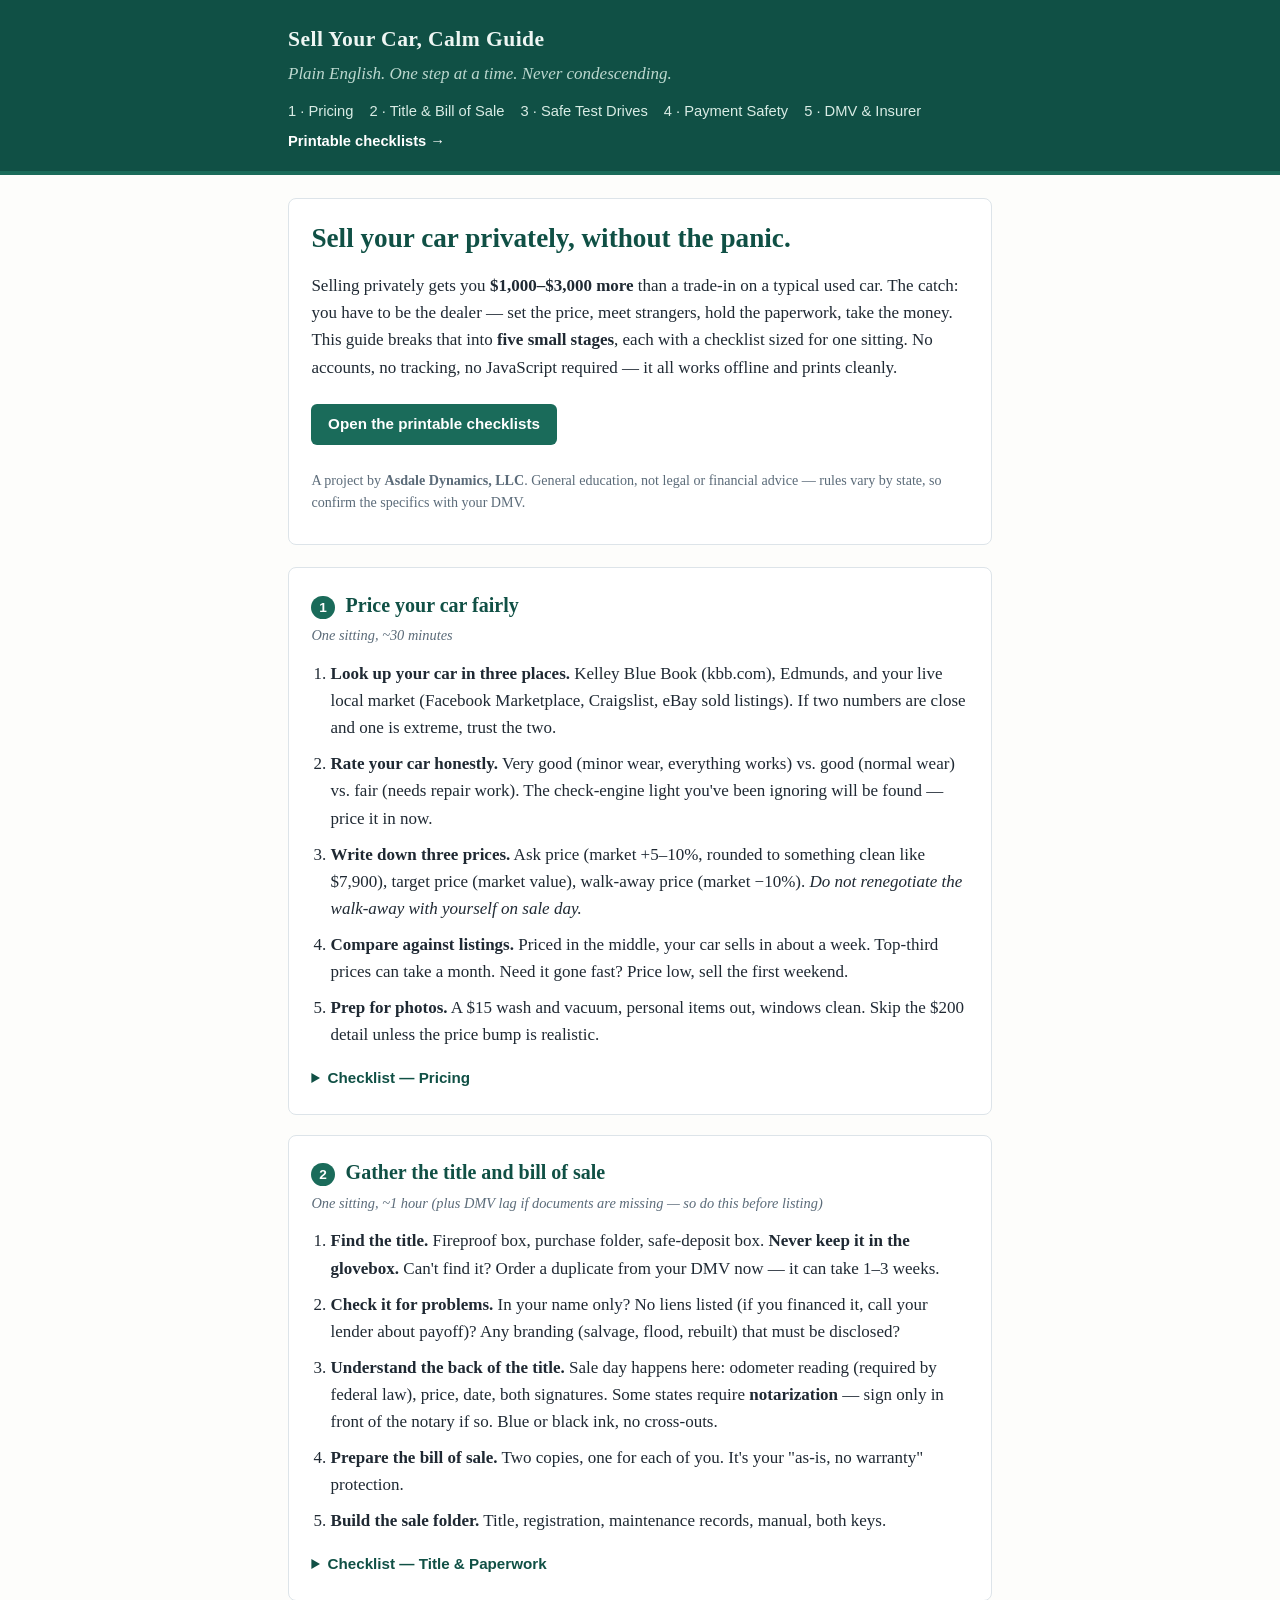
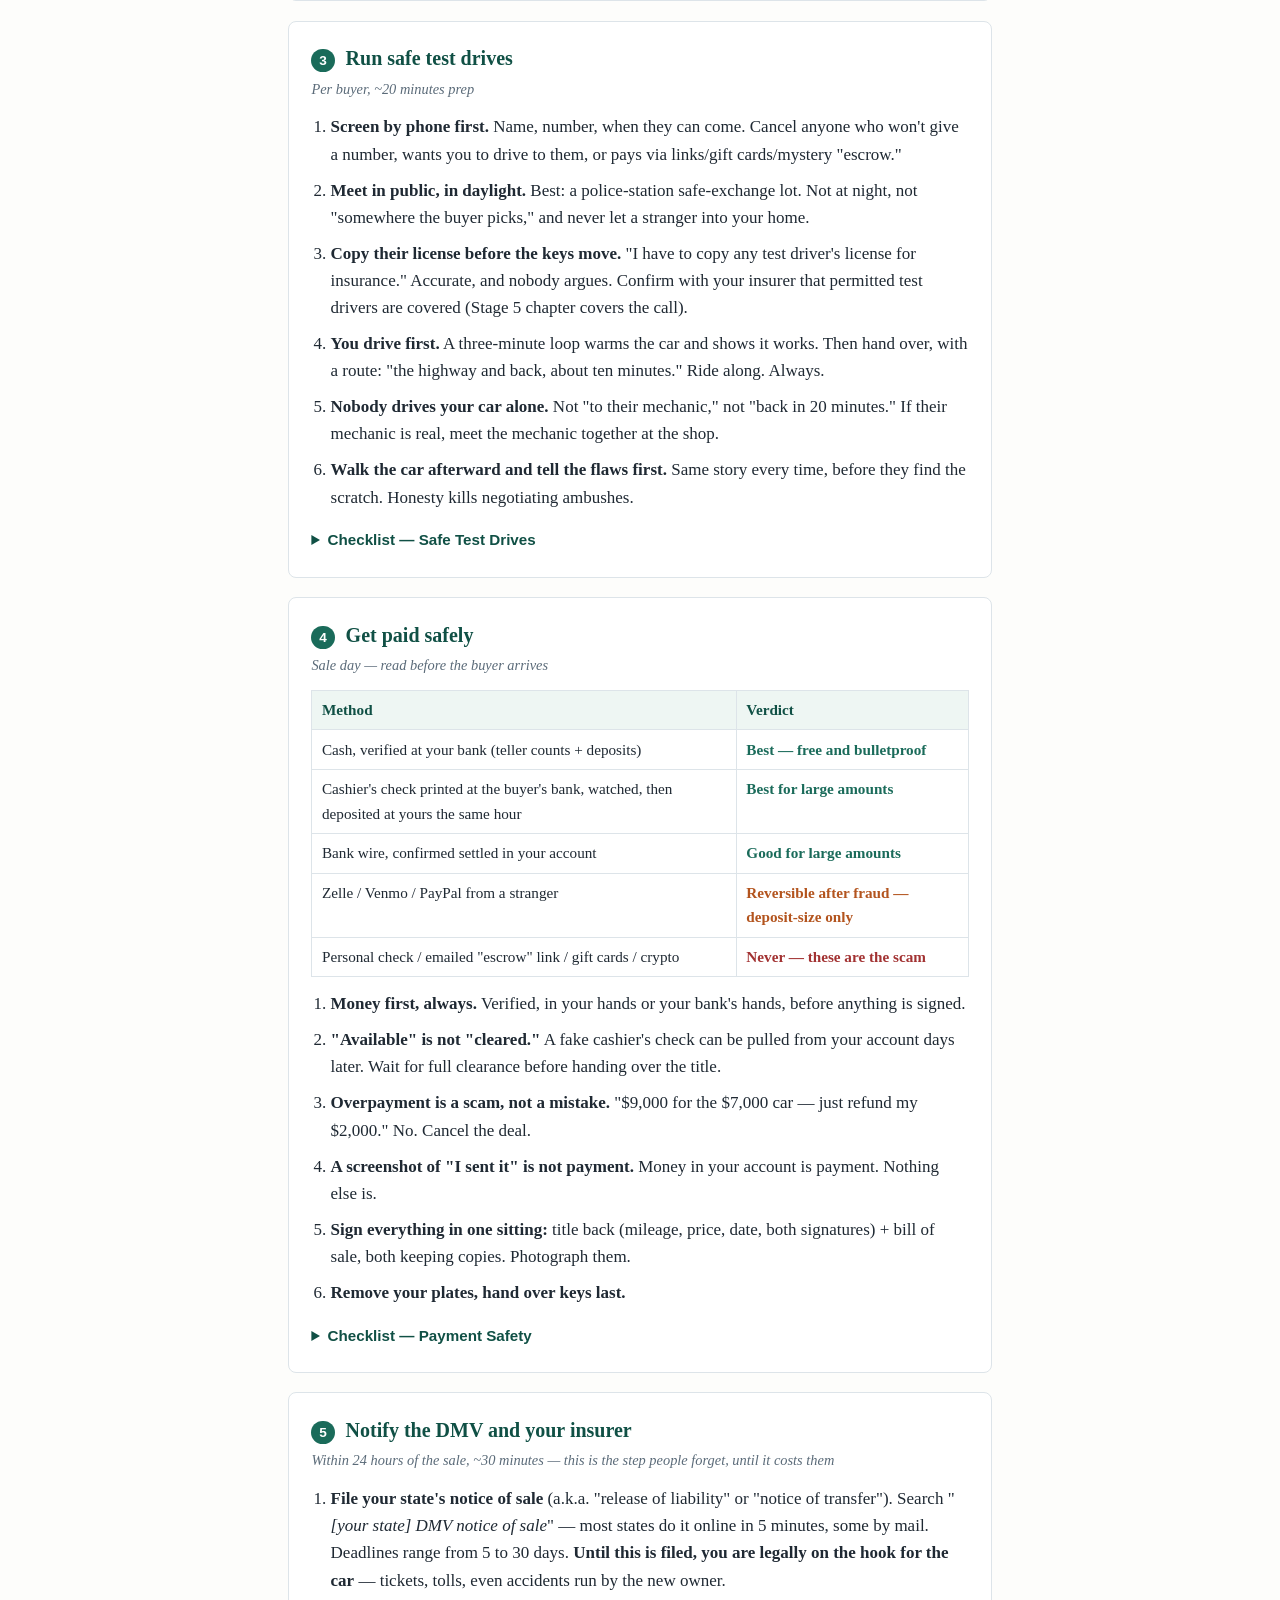
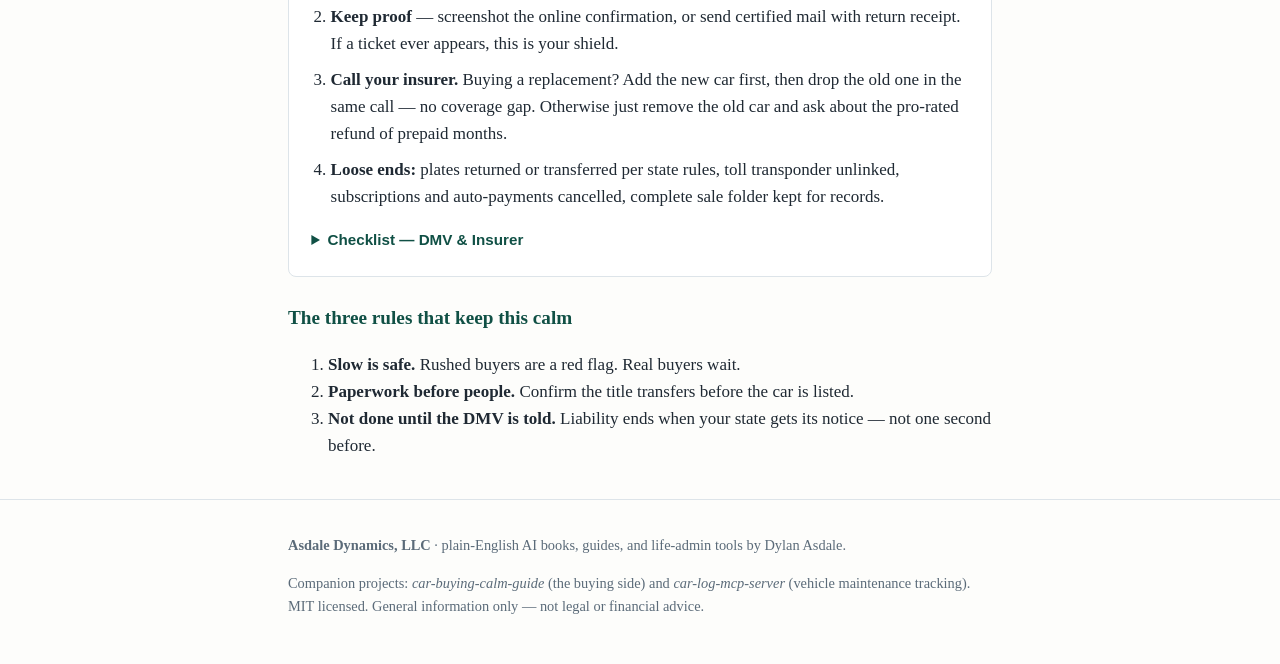
<file: site/index.html>
<!DOCTYPE html>
<html lang="en">
<head>
<meta charset="utf-8">
<meta name="viewport" content="width=device-width, initial-scale=1">
<title>Sell Your Car, Calm Guide — Asdale Dynamics, LLC</title>
<meta name="description" content="A step-by-step, calm guide to selling a car privately: pricing, title and bill of sale, safe test drives, payment safety, and notifying the DMV and insurer.">
<link rel="stylesheet" href="styles.css">
</head>
<body>
<header class="site-header no-print">
  <div class="wrap">
    <p class="brand">Sell Your Car, Calm Guide</p>
    <p class="tagline">Plain English. One step at a time. Never condescending.</p>
    <nav class="toc" aria-label="Guide chapters">
      <a href="#stage1">1 · Pricing</a>
      <a href="#stage2">2 · Title &amp; Bill of Sale</a>
      <a href="#stage3">3 · Safe Test Drives</a>
      <a href="#stage4">4 · Payment Safety</a>
      <a href="#stage5">5 · DMV &amp; Insurer</a>
      <a href="checklists.html" class="strong-link">Printable checklists →</a>
    </nav>
  </div>
</header>

<main class="wrap">

  <section class="intro">
    <h1>Sell your car privately, without the panic.</h1>
    <p>Selling privately gets you <strong>$1,000–$3,000 more</strong> than a trade-in on a typical used car. The catch: you have to be the dealer — set the price, meet strangers, hold the paperwork, take the money. This guide breaks that into <strong>five small stages</strong>, each with a checklist sized for one sitting. No accounts, no tracking, no JavaScript required — it all works offline and prints cleanly.</p>
    <p><a class="btn" href="checklists.html">Open the printable checklists</a></p>
    <p class="fineprint">A project by <strong>Asdale Dynamics, LLC</strong>. General education, not legal or financial advice — rules vary by state, so confirm the specifics with your DMV.</p>
  </section>

  <section class="stage" id="stage1">
    <h2><span class="stage-num">1</span> Price your car fairly</h2>
    <p class="stage-time">One sitting, ~30 minutes</p>
    <ol class="steps">
      <li><strong>Look up your car in three places.</strong> Kelley Blue Book (kbb.com), Edmunds, and your live local market (Facebook Marketplace, Craigslist, eBay sold listings). If two numbers are close and one is extreme, trust the two.</li>
      <li><strong>Rate your car honestly.</strong> Very good (minor wear, everything works) vs. good (normal wear) vs. fair (needs repair work). The check-engine light you've been ignoring will be found — price it in now.</li>
      <li><strong>Write down three prices.</strong> Ask price (market +5–10%, rounded to something clean like $7,900), target price (market value), walk-away price (market −10%). <em>Do not renegotiate the walk-away with yourself on sale day.</em></li>
      <li><strong>Compare against listings.</strong> Priced in the middle, your car sells in about a week. Top-third prices can take a month. Need it gone fast? Price low, sell the first weekend.</li>
      <li><strong>Prep for photos.</strong> A $15 wash and vacuum, personal items out, windows clean. Skip the $200 detail unless the price bump is realistic.</li>
    </ol>
    <details class="checklist">
      <summary>Checklist — Pricing</summary>
      <ul class="checks">
        <li>Value checked on KBB, Edmunds, and live local listings</li>
        <li>Honest condition rating chosen</li>
        <li>Ask, target, and walk-away prices written down</li>
        <li>Ask price compared to current local listings</li>
        <li>Car washed, vacuumed, personal items removed</li>
        <li>Title, registration, records, spare keys gathered</li>
      </ul>
    </details>
  </section>

  <section class="stage" id="stage2">
    <h2><span class="stage-num">2</span> Gather the title and bill of sale</h2>
    <p class="stage-time">One sitting, ~1 hour (plus DMV lag if documents are missing — so do this <em>before</em> listing)</p>
    <ol class="steps">
      <li><strong>Find the title.</strong> Fireproof box, purchase folder, safe-deposit box. <strong>Never keep it in the glovebox.</strong> Can't find it? Order a duplicate from your DMV now — it can take 1–3 weeks.</li>
      <li><strong>Check it for problems.</strong> In your name only? No liens listed (if you financed it, call your lender about payoff)? Any branding (salvage, flood, rebuilt) that must be disclosed?</li>
      <li><strong>Understand the back of the title.</strong> Sale day happens here: odometer reading (required by federal law), price, date, both signatures. Some states require <strong>notarization</strong> — sign only in front of the notary if so. Blue or black ink, no cross-outs.</li>
      <li><strong>Prepare the bill of sale.</strong> Two copies, one for each of you. It's your "as-is, no warranty" protection.</li>
      <li><strong>Build the sale folder.</strong> Title, registration, maintenance records, manual, both keys.</li>
    </ol>
    <details class="checklist">
      <summary>Checklist — Title &amp; Paperwork</summary>
      <ul class="checks">
        <li>Physical title found</li>
        <li>Title in my name (or fix started)</li>
        <li>No liens — or lender payoff process started</li>
        <li>Branding checked and noted for disclosure</li>
        <li>State notarization requirement checked</li>
        <li>Bill of sale drafted — 2 copies</li>
        <li>Registration, records, manual, both keys in one folder</li>
      </ul>
    </details>
  </section>

  <section class="stage" id="stage3">
    <h2><span class="stage-num">3</span> Run safe test drives</h2>
    <p class="stage-time">Per buyer, ~20 minutes prep</p>
    <ol class="steps">
      <li><strong>Screen by phone first.</strong> Name, number, when they can come. Cancel anyone who won't give a number, wants you to drive to them, or pays via links/gift cards/mystery "escrow."</li>
      <li><strong>Meet in public, in daylight.</strong> Best: a police-station safe-exchange lot. Not at night, not "somewhere the buyer picks," and never let a stranger into your home.</li>
      <li><strong>Copy their license before the keys move.</strong> "I have to copy any test driver's license for insurance." Accurate, and nobody argues. Confirm with your insurer that permitted test drivers are covered (Stage 5 chapter covers the call).</li>
      <li><strong>You drive first.</strong> A three-minute loop warms the car and shows it works. Then hand over, with a route: "the highway and back, about ten minutes." Ride along. Always.</li>
      <li><strong>Nobody drives your car alone.</strong> Not "to their mechanic," not "back in 20 minutes." If their mechanic is real, meet the mechanic together at the shop.</li>
      <li><strong>Walk the car afterward and tell the flaws first.</strong> Same story every time, before they find the scratch. Honesty kills negotiating ambushes.</li>
    </ol>
    <details class="checklist">
      <summary>Checklist — Safe Test Drives</summary>
      <ul class="checks">
        <li>Public daytime location chosen</li>
        <li>Buyer's name and phone number collected</li>
        <li>Driver's license copied before the drive</li>
        <li>Insurer confirmed test-driver coverage</li>
        <li>Title, wallet, valuables NOT in the car</li>
        <li>I drive first; friend rides along if possible</li>
        <li>Buyer never drives alone</li>
        <li>Car re-locked; flaws pre-disclosed; no rule-breaking deposits</li>
      </ul>
    </details>
  </section>

  <section class="stage" id="stage4">
    <h2><span class="stage-num">4</span> Get paid safely</h2>
    <p class="stage-time">Sale day — read before the buyer arrives</p>
    <table class="paytable">
      <tr><th>Method</th><th>Verdict</th></tr>
      <tr><td>Cash, verified at your bank (teller counts + deposits)</td><td class="good">Best — free and bulletproof</td></tr>
      <tr><td>Cashier's check printed at the buyer's bank, watched, then deposited at yours the same hour</td><td class="good">Best for large amounts</td></tr>
      <tr><td>Bank wire, confirmed settled in your account</td><td class="good">Good for large amounts</td></tr>
      <tr><td>Zelle / Venmo / PayPal from a stranger</td><td class="warn">Reversible after fraud — deposit-size only</td></tr>
      <tr><td>Personal check / emailed "escrow" link / gift cards / crypto</td><td class="bad">Never — these are the scam</td></tr>
    </table>
    <ol class="steps">
      <li><strong>Money first, always.</strong> Verified, in your hands or your bank's hands, before anything is signed.</li>
      <li><strong>"Available" is not "cleared."</strong> A fake cashier's check can be pulled from your account days later. Wait for full clearance before handing over the title.</li>
      <li><strong>Overpayment is a scam, not a mistake.</strong> "$9,000 for the $7,000 car — just refund my $2,000." No. Cancel the deal.</li>
      <li><strong>A screenshot of "I sent it" is not payment.</strong> Money in your account is payment. Nothing else is.</li>
      <li><strong>Sign everything in one sitting:</strong> title back (mileage, price, date, both signatures) + bill of sale, both keeping copies. Photograph them.</li>
      <li><strong>Remove your plates, hand over keys last.</strong></li>
    </ol>
    <details class="checklist">
      <summary>Checklist — Payment Safety</summary>
      <ul class="checks">
        <li>Payment method agreed and vetted in advance</li>
        <li>Cash counted at the bank, or teller-verified</li>
        <li>Cashier's check watched being issued, or phone-verified (number I looked up)</li>
        <li>Funds fully cleared before title changed hands</li>
        <li>No overpayment accepted</li>
        <li>Title back + bill of sale signed, copies photographed</li>
        <li>Plates removed; keys handed over last</li>
      </ul>
    </details>
  </section>

  <section class="stage" id="stage5">
    <h2><span class="stage-num">5</span> Notify the DMV and your insurer</h2>
    <p class="stage-time">Within 24 hours of the sale, ~30 minutes — this is the step people forget, until it costs them</p>
    <ol class="steps">
      <li><strong>File your state's notice of sale</strong> (a.k.a. "release of liability" or "notice of transfer"). Search "<em>[your state] DMV notice of sale</em>" — most states do it online in 5 minutes, some by mail. Deadlines range from 5 to 30 days. <strong>Until this is filed, you are legally on the hook for the car</strong> — tickets, tolls, even accidents run by the new owner.</li>
      <li><strong>Keep proof</strong> — screenshot the online confirmation, or send certified mail with return receipt. If a ticket ever appears, this is your shield.</li>
      <li><strong>Call your insurer.</strong> Buying a replacement? Add the new car first, then drop the old one in the same call — no coverage gap. Otherwise just remove the old car and ask about the pro-rated refund of prepaid months.</li>
      <li><strong>Loose ends:</strong> plates returned or transferred per state rules, toll transponder unlinked, subscriptions and auto-payments cancelled, complete sale folder kept for records.</li>
    </ol>
    <details class="checklist">
      <summary>Checklist — DMV &amp; Insurer</summary>
      <ul class="checks">
        <li>State notice-of-sale form filed</li>
        <li>Confirmation screenshot or receipt saved</li>
        <li>Old car removed from policy (new car added first, if buying)</li>
        <li>Pro-rated refund confirmed</li>
        <li>Plates handled per state rules</li>
        <li>Toll transponder and subscriptions cancelled</li>
        <li>Sale folder kept for records</li>
      </ul>
    </details>
  </section>

  <section class="rules">
    <h2>The three rules that keep this calm</h2>
    <ol>
      <li><strong>Slow is safe.</strong> Rushed buyers are a red flag. Real buyers wait.</li>
      <li><strong>Paperwork before people.</strong> Confirm the title transfers before the car is listed.</li>
      <li><strong>Not done until the DMV is told.</strong> Liability ends when your state gets its notice — not one second before.</li>
    </ol>
  </section>

</main>

<footer class="no-print">
  <div class="wrap">
    <p><strong>Asdale Dynamics, LLC</strong> · plain-English AI books, guides, and life-admin tools by Dylan Asdale.</p>
    <p>Companion projects: <em>car-buying-calm-guide</em> (the buying side) and <em>car-log-mcp-server</em> (vehicle maintenance tracking). MIT licensed. General information only — not legal or financial advice.</p>
  </div>
</footer>
</body>
</html>
</file>
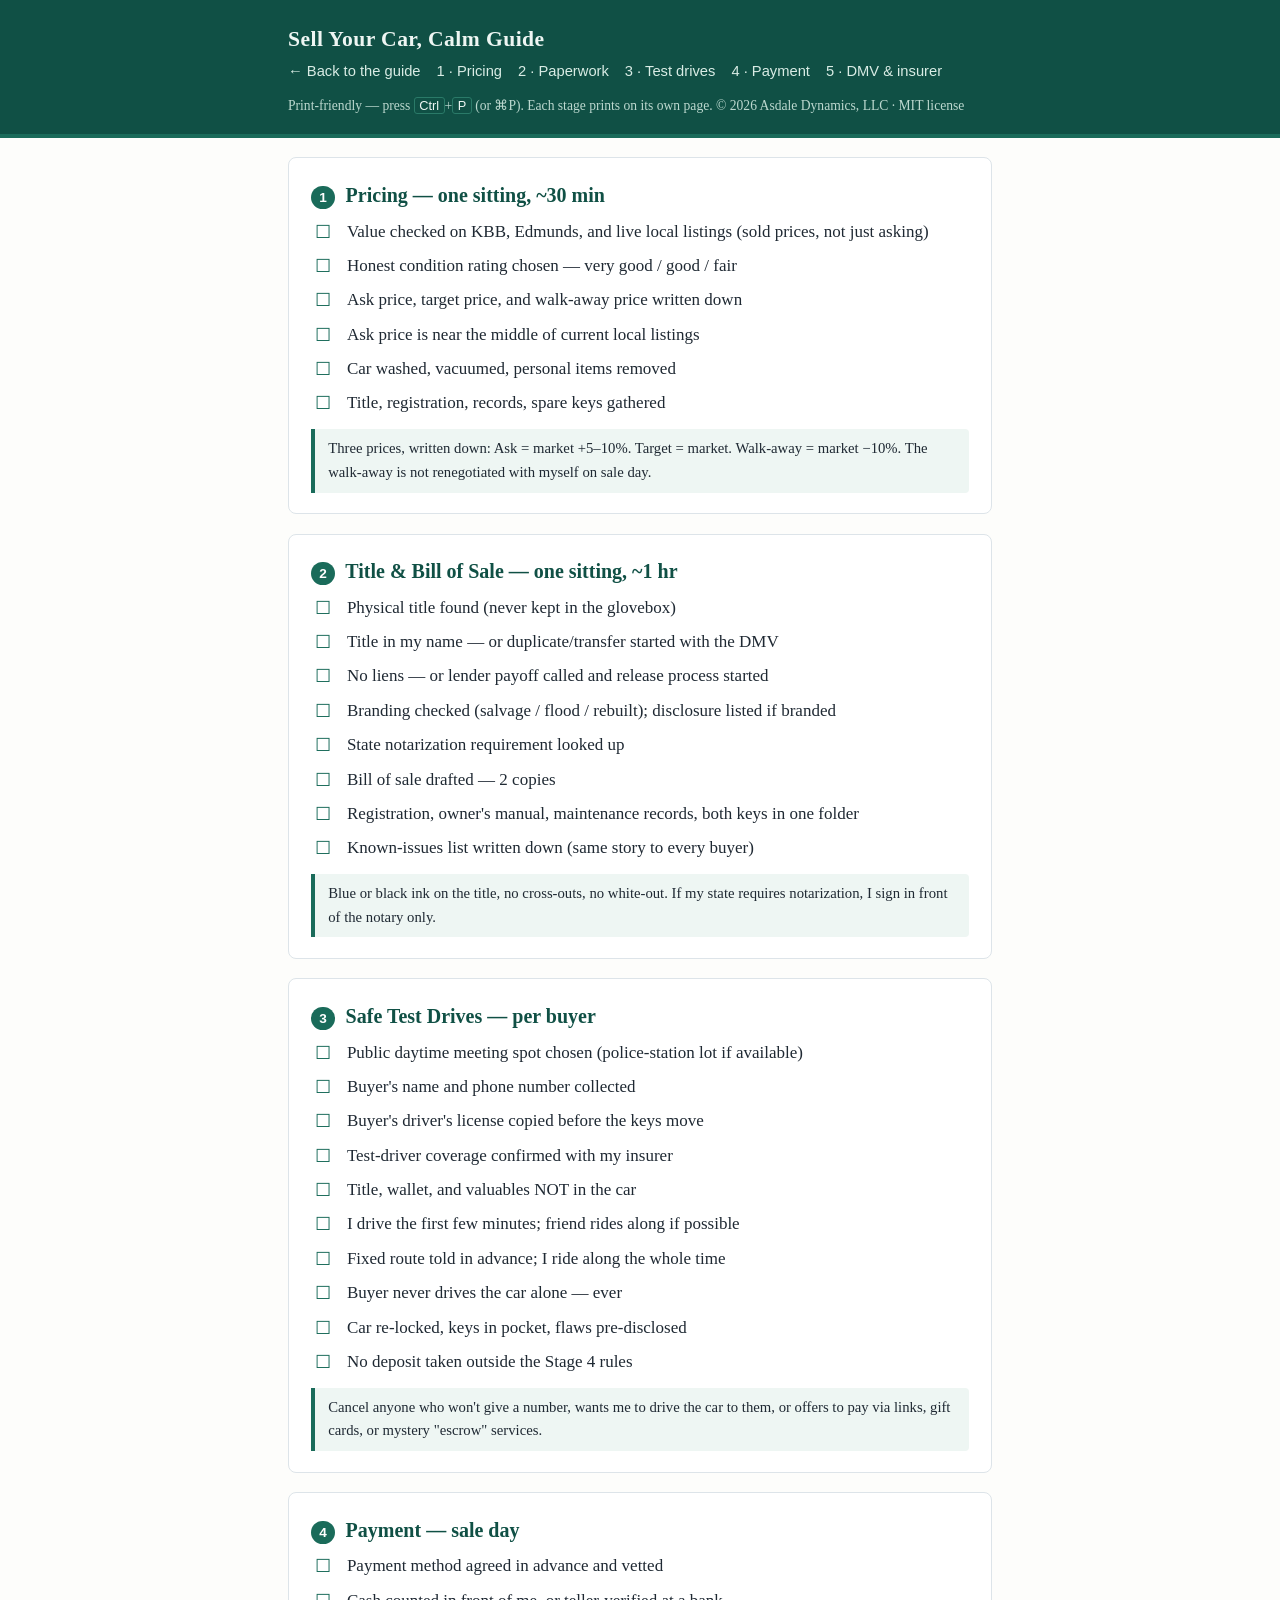
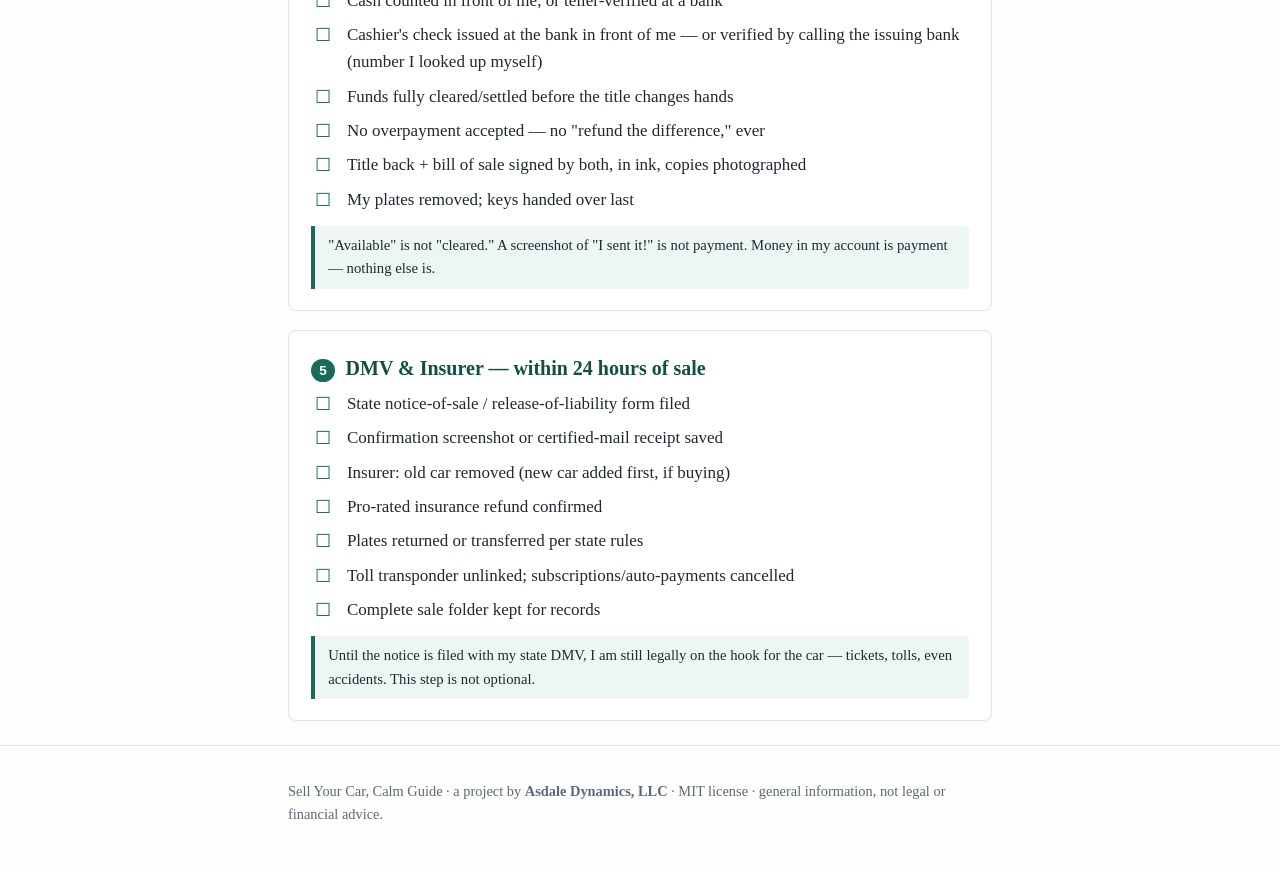
<file: site/checklists.html>
<!DOCTYPE html>
<html lang="en">
<head>
<meta charset="utf-8">
<meta name="viewport" content="width=device-width, initial-scale=1">
<title>Printable Checklists — Sell Your Car, Calm Guide</title>
<meta name="description" content="Printable, one-sitting checklists for selling a car privately: pricing, paperwork, test drives, payment, and DMV/insurer notifications.">
<link rel="stylesheet" href="styles.css">
</head>
<body>

<header class="site-header no-print">
  <div class="wrap">
    <p class="brand">Sell Your Car, Calm Guide</p>
    <nav class="toc">
      <a href="index.html">← Back to the guide</a>
      <a href="#stage1">1 · Pricing</a>
      <a href="#stage2">2 · Paperwork</a>
      <a href="#stage3">3 · Test drives</a>
      <a href="#stage4">4 · Payment</a>
      <a href="#stage5">5 · DMV &amp; insurer</a>
    </nav>
    <p class="print-hint">Print-friendly — press <kbd>Ctrl</kbd>+<kbd>P</kbd> (or ⌘P). Each stage prints on its own page. © 2026 Asdale Dynamics, LLC · MIT license</p>
  </div>
</header>

<main class="wrap">

  <section class="stage printable" id="stage1">
    <h2><span class="stage-num">1</span> Pricing — one sitting, ~30 min</h2>
    <ul class="checks">
      <li>Value checked on KBB, Edmunds, and live local listings (sold prices, not just asking)</li>
      <li>Honest condition rating chosen — very good / good / fair</li>
      <li>Ask price, target price, and walk-away price written down</li>
      <li>Ask price is near the middle of current local listings</li>
      <li>Car washed, vacuumed, personal items removed</li>
      <li>Title, registration, records, spare keys gathered</li>
    </ul>
    <p class="rule-note">Three prices, written down: Ask = market +5–10%. Target = market. Walk-away = market −10%. The walk-away is not renegotiated with myself on sale day.</p>
  </section>

  <section class="stage printable" id="stage2">
    <h2><span class="stage-num">2</span> Title &amp; Bill of Sale — one sitting, ~1 hr</h2>
    <ul class="checks">
      <li>Physical title found (never kept in the glovebox)</li>
      <li>Title in my name — or duplicate/transfer started with the DMV</li>
      <li>No liens — or lender payoff called and release process started</li>
      <li>Branding checked (salvage / flood / rebuilt); disclosure listed if branded</li>
      <li>State notarization requirement looked up</li>
      <li>Bill of sale drafted — 2 copies</li>
      <li>Registration, owner's manual, maintenance records, both keys in one folder</li>
      <li>Known-issues list written down (same story to every buyer)</li>
    </ul>
    <p class="rule-note">Blue or black ink on the title, no cross-outs, no white-out. If my state requires notarization, I sign in front of the notary only.</p>
  </section>

  <section class="stage printable" id="stage3">
    <h2><span class="stage-num">3</span> Safe Test Drives — per buyer</h2>
    <ul class="checks">
      <li>Public daytime meeting spot chosen (police-station lot if available)</li>
      <li>Buyer's name and phone number collected</li>
      <li>Buyer's driver's license copied before the keys move</li>
      <li>Test-driver coverage confirmed with my insurer</li>
      <li>Title, wallet, and valuables NOT in the car</li>
      <li>I drive the first few minutes; friend rides along if possible</li>
      <li>Fixed route told in advance; I ride along the whole time</li>
      <li>Buyer never drives the car alone — ever</li>
      <li>Car re-locked, keys in pocket, flaws pre-disclosed</li>
      <li>No deposit taken outside the Stage 4 rules</li>
    </ul>
    <p class="rule-note">Cancel anyone who won't give a number, wants me to drive the car to them, or offers to pay via links, gift cards, or mystery "escrow" services.</p>
  </section>

  <section class="stage printable" id="stage4">
    <h2><span class="stage-num">4</span> Payment — sale day</h2>
    <ul class="checks">
      <li>Payment method agreed in advance and vetted</li>
      <li>Cash counted in front of me, or teller-verified at a bank</li>
      <li>Cashier's check issued at the bank in front of me — or verified by calling the issuing bank (number I looked up myself)</li>
      <li>Funds fully cleared/settled before the title changes hands</li>
      <li>No overpayment accepted — no "refund the difference," ever</li>
      <li>Title back + bill of sale signed by both, in ink, copies photographed</li>
      <li>My plates removed; keys handed over last</li>
    </ul>
    <p class="rule-note">"Available" is not "cleared." A screenshot of "I sent it!" is not payment. Money in my account is payment — nothing else is.</p>
  </section>

  <section class="stage printable" id="stage5">
    <h2><span class="stage-num">5</span> DMV &amp; Insurer — within 24 hours of sale</h2>
    <ul class="checks">
      <li>State notice-of-sale / release-of-liability form filed</li>
      <li>Confirmation screenshot or certified-mail receipt saved</li>
      <li>Insurer: old car removed (new car added first, if buying)</li>
      <li>Pro-rated insurance refund confirmed</li>
      <li>Plates returned or transferred per state rules</li>
      <li>Toll transponder unlinked; subscriptions/auto-payments cancelled</li>
      <li>Complete sale folder kept for records</li>
    </ul>
    <p class="rule-note">Until the notice is filed with my state DMV, I am still legally on the hook for the car — tickets, tolls, even accidents. This step is not optional.</p>
  </section>

</main>

<footer class="site-footer">
  <div class="wrap">
    <p>Sell Your Car, Calm Guide · a project by <strong>Asdale Dynamics, LLC</strong> · MIT license · general information, not legal or financial advice.</p>
  </div>
</footer>
</body>
</html>
</file>
<file: site/styles.css>
/* Sell Your Car, Calm Guide — single stylesheet, no JS, no webfonts, no external calls.
   Copyright (c) 2026 Asdale Dynamics, LLC — MIT license */

:root {
  --ink: #1f2933;
  --muted: #5b6b79;
  --paper: #fdfdfb;
  --card: #ffffff;
  --accent: #1a6b5a;      /* calm teal-green */
  --accent-dark: #105045;
  --warn: #b3541e;
  --bad: #a23232;
  --good: #1a6b5a;
  --line: #dde4e9;
}

* { box-sizing: border-box; }

html { scroll-behavior: smooth; }

body {
  margin: 0;
  font-family: Georgia, "Times New Roman", Times, serif;
  font-size: 17px;
  line-height: 1.6;
  color: var(--ink);
  background: var(--paper);
}

/* ---------- layout ---------- */

.wrap {
  max-width: 46rem;
  margin: 0 auto;
  padding: 0 1rem;
}

.site-header {
  background: var(--accent-dark);
  color: #eef6f3;
  padding: 1.4rem 0 1.1rem;
  border-bottom: 4px solid var(--accent);
}

.site-header .brand {
  font-size: 1.35rem;
  font-weight: bold;
  margin: 0 0 0.2rem;
  letter-spacing: 0.02em;
}

.site-header .tagline {
  margin: 0 0 0.8rem;
  color: #bcd8cf;
  font-style: italic;
}

.toc {
  display: flex;
  flex-wrap: wrap;
  gap: 0.4rem 1rem;
  font-size: 0.92rem;
  font-family: Verdana, Tahoma, sans-serif;
}

.toc a { color: #d9ece5; text-decoration: none; }
.toc a:hover { color: #ffffff; text-decoration: underline; }
.toc .strong-link { font-weight: bold; color: #fff; }

.print-hint { margin: 0.7rem 0 0; font-size: 0.85rem; color: #bcd8cf; }
.print-hint kbd {
  font-family: Verdana, Tahoma, sans-serif;
  font-size: 0.8rem;
  background: #105045;
  border: 1px solid #2a7a68;
  border-radius: 3px;
  padding: 0 0.35em;
  color: #eef6f3;
}

/* ---------- intro ---------- */

.intro {
  background: var(--card);
  border: 1px solid var(--line);
  border-radius: 8px;
  padding: 1.4rem 1.4rem 1rem;
  margin: 1.4rem 0;
}

.intro h1 {
  margin: 0 0 0.6rem;
  font-size: 1.7rem;
  line-height: 1.25;
  color: var(--accent-dark);
}

.intro .btn {
  display: inline-block;
  background: var(--accent);
  color: #fff;
  text-decoration: none;
  font-weight: bold;
  font-family: Verdana, Tahoma, sans-serif;
  font-size: 0.95rem;
  padding: 0.55em 1.1em;
  border-radius: 6px;
  margin: 0.4rem 0;
}
.intro .btn:hover { background: var(--accent-dark); }

.fineprint { color: var(--muted); font-size: 0.88rem; }

/* ---------- stages ---------- */

.stage {
  background: var(--card);
  border: 1px solid var(--line);
  border-radius: 8px;
  padding: 1.3rem 1.4rem 1rem;
  margin: 1.2rem 0;
}

.stage h2 {
  margin: 0 0 0.2rem;
  font-size: 1.25rem;
  color: var(--accent-dark);
}

.stage-num {
  display: inline-block;
  background: var(--accent);
  color: #fff;
  font-family: Verdana, Tahoma, sans-serif;
  font-size: 0.85rem;
  border-radius: 50%;
  width: 1.7em;
  height: 1.7em;
  line-height: 1.7em;
  text-align: center;
  margin-right: 0.45em;
}

.stage-time {
  color: var(--muted);
  font-size: 0.9rem;
  font-style: italic;
  margin: 0 0 0.8rem;
}

.steps { padding-left: 1.2rem; margin: 0 0 0.6rem; }
.steps li { margin-bottom: 0.55rem; }

.rules { margin: 1.6rem 0 2.5rem; }
.rules h2 { color: var(--accent-dark); font-size: 1.2rem; }

/* ---------- checklists ---------- */

.checklist summary {
  cursor: pointer;
  font-weight: bold;
  color: var(--accent-dark);
  font-family: Verdana, Tahoma, sans-serif;
  font-size: 0.95rem;
  padding: 0.5rem 0;
}
.checklist[open] summary { border-bottom: 1px solid var(--line); margin-bottom: 0.6rem; }

.checks {
  list-style: none;
  padding-left: 0.2rem;
  margin: 0.4rem 0;
}

.checks li {
  position: relative;
  padding-left: 1.9em;
  margin-bottom: 0.45rem;
}

.checks li::before {
  content: "☐";
  position: absolute;
  left: 0;
  top: 0;
  font-size: 1.05em;
  color: var(--accent);
}

/* ---------- printable checklist sheet ---------- */

.printable { page-break-before: always; page-break-inside: avoid; }
.printable:first-of-type { page-break-before: avoid; }

.rule-note {
  background: #eef6f3;
  border-left: 4px solid var(--accent);
  padding: 0.5rem 0.8rem;
  border-radius: 0 4px 4px 0;
  font-size: 0.92rem;
  margin: 0.8rem 0 0.3rem;
}

/* ---------- payment table ---------- */

.paytable {
  width: 100%;
  border-collapse: collapse;
  font-size: 0.95rem;
  margin: 0 0 0.8rem;
}

.paytable th, .paytable td {
  border: 1px solid var(--line);
  padding: 0.45rem 0.6rem;
  text-align: left;
  vertical-align: top;
}

.paytable th { background: #eef6f3; color: var(--accent-dark); }
.paytable .good { color: var(--good); font-weight: bold; }
.paytable .warn { color: var(--warn); font-weight: bold; }
.paytable .bad  { color: var(--bad); font-weight: bold; }

/* ---------- footer ---------- */

footer {
  border-top: 1px solid var(--line);
  color: var(--muted);
  font-size: 0.9rem;
  padding: 1.2rem 0 2rem;
  margin-top: 1.5rem;
}

/* ---------- print ---------- */

@media print {
  .no-print { display: none; }

  body { font-size: 12pt; background: #fff; color: #000; }

  .wrap { max-width: none; padding: 0; }

  .stage,
  .intro {
    background: #fff;
    border: none;
    border-top: 2px solid #333;
    border-radius: 0;
    padding: 0.4rem 0 0.6rem;
    margin: 0;
  }

  .stage h2, .rules h2 { color: #000; }
  .stage-num {
    background: none;
    color: #000;
    border: 1.5px solid #000;
    width: 1.8em;
    height: 1.8em;
    line-height: 1.7em;
  }

  .checks li { page-break-inside: avoid; }
  .checks li::before { content: "☐"; color: #000; border: none; }

  .rule-note {
    background: none;
    border-left: 3px solid #333;
    color: #000;
  }

  a { color: #000; text-decoration: none; }

  .site-footer { border-top: 1px solid #333; color: #000; }
}
</file>
